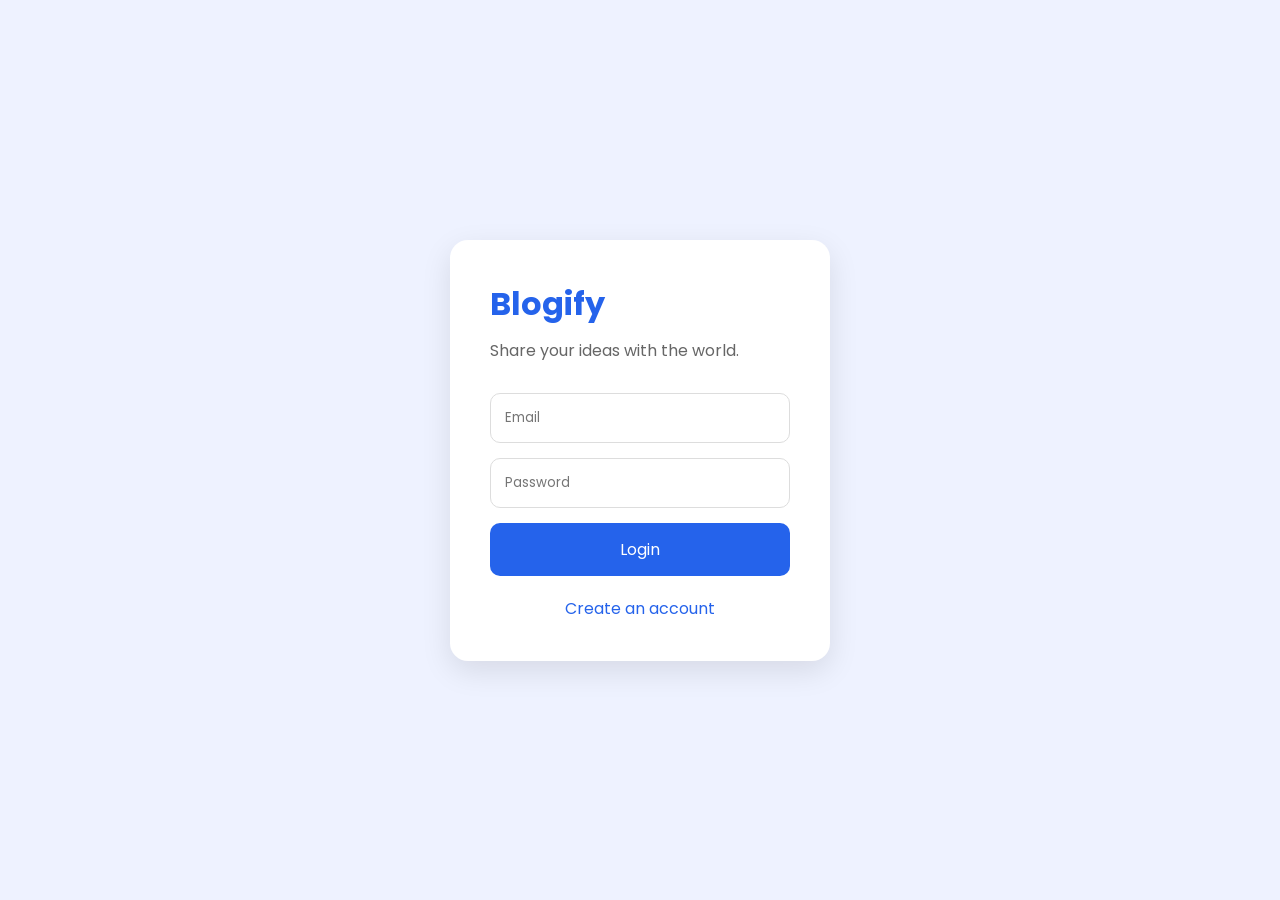
<file: index.html>
<!DOCTYPE html>
<html lang="en">
<head>
<meta charset="UTF-8">
<meta name="viewport" content="width=device-width, initial-scale=1.0">
<title>Blogify - Login</title>

<link href="https://fonts.googleapis.com/css2?family=Poppins:wght@300;400;500;600;700&display=swap" rel="stylesheet">

<link rel="stylesheet" href="style.css">

</head>

<body>

<div class="login-box">

<h1>Blogify</h1>

<p>Share your ideas with the world.</p>

<input type="email" id="email" placeholder="Email">

<input type="password" id="password" placeholder="Password">

<button onclick="login()">Login</button>

<a href="register.html">Create an account</a>

</div>

<script src="login.js"></script>

</body>
</html>
</file>
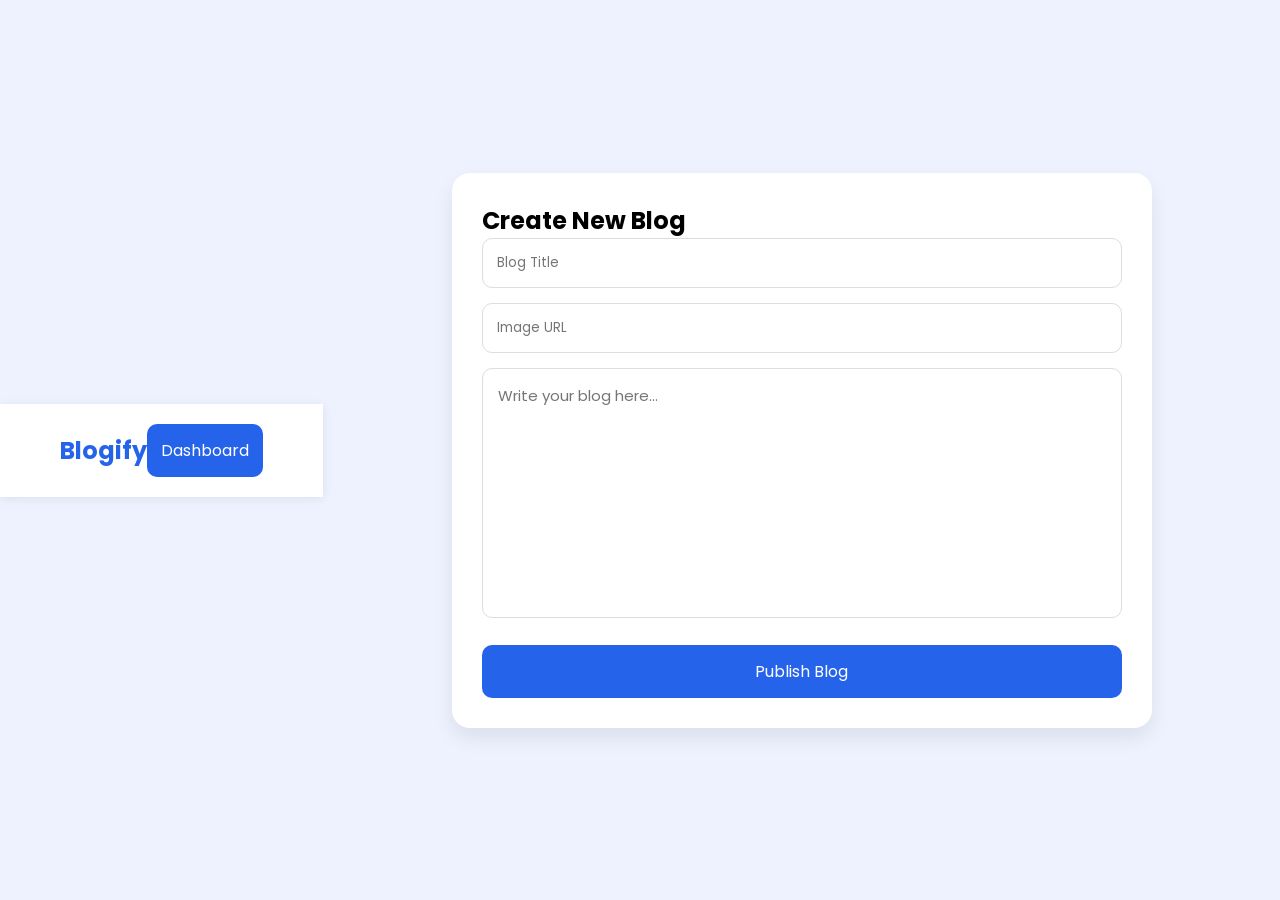
<file: create.html>
<!DOCTYPE html>
<html lang="en">

<head>

<meta charset="UTF-8">
<meta name="viewport" content="width=device-width, initial-scale=1.0">

<title>Create Blog</title>

<link href="https://fonts.googleapis.com/css2?family=Poppins:wght@300;400;500;600;700&display=swap" rel="stylesheet">

<link rel="stylesheet" href="style.css">

</head>

<body>

<nav>

<h2>Blogify</h2>

<button onclick="window.location='dashboard.html'">
Dashboard
</button>

</nav>

<div class="create-box">

<h2>Create New Blog</h2>

<input
type="text"
id="title"
placeholder="Blog Title">

<input
type="text"
id="image"
placeholder="Image URL">

<textarea
id="content"
placeholder="Write your blog here..."></textarea>

<button onclick="publishBlog()">
Publish Blog
</button>

</div>

<script src="create.js"></script>

</body>

</html>
</file>
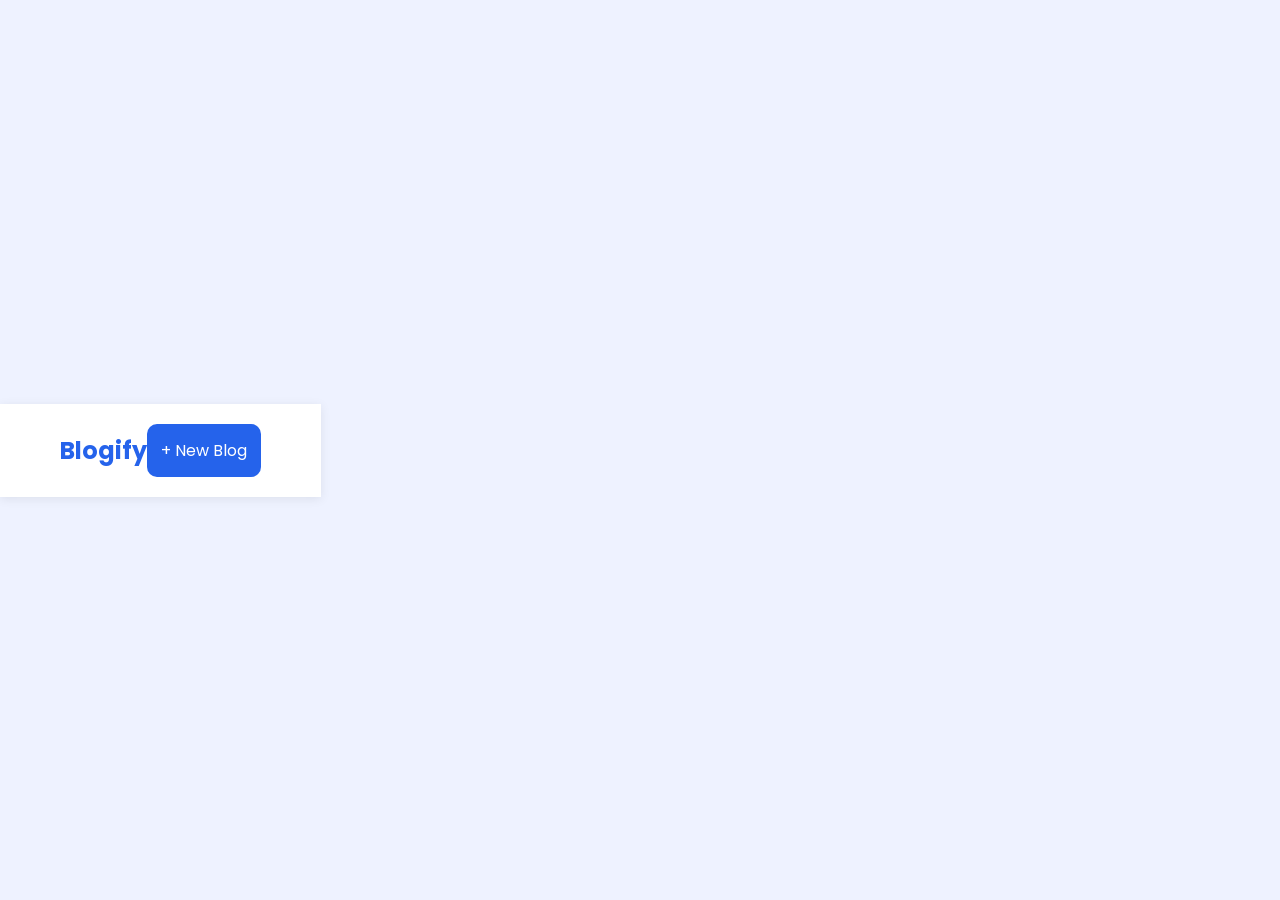
<file: dashboard.html>
<!DOCTYPE html>
<html lang="en">
<head>

<meta charset="UTF-8">
<meta name="viewport" content="width=device-width, initial-scale=1.0">

<title>Blogify</title>

<link href="https://fonts.googleapis.com/css2?family=Poppins:wght@300;400;500;600;700&display=swap" rel="stylesheet">

<link rel="stylesheet" href="style.css">

</head>

<body>

<nav>

<h2>Blogify</h2>

<button onclick="window.location='create.html'">
+ New Blog
</button>

</nav>

<div id="blogs" class="blog-container">

</div>

<script src="dashboard.js"></script>

</body>
</html>
</file>
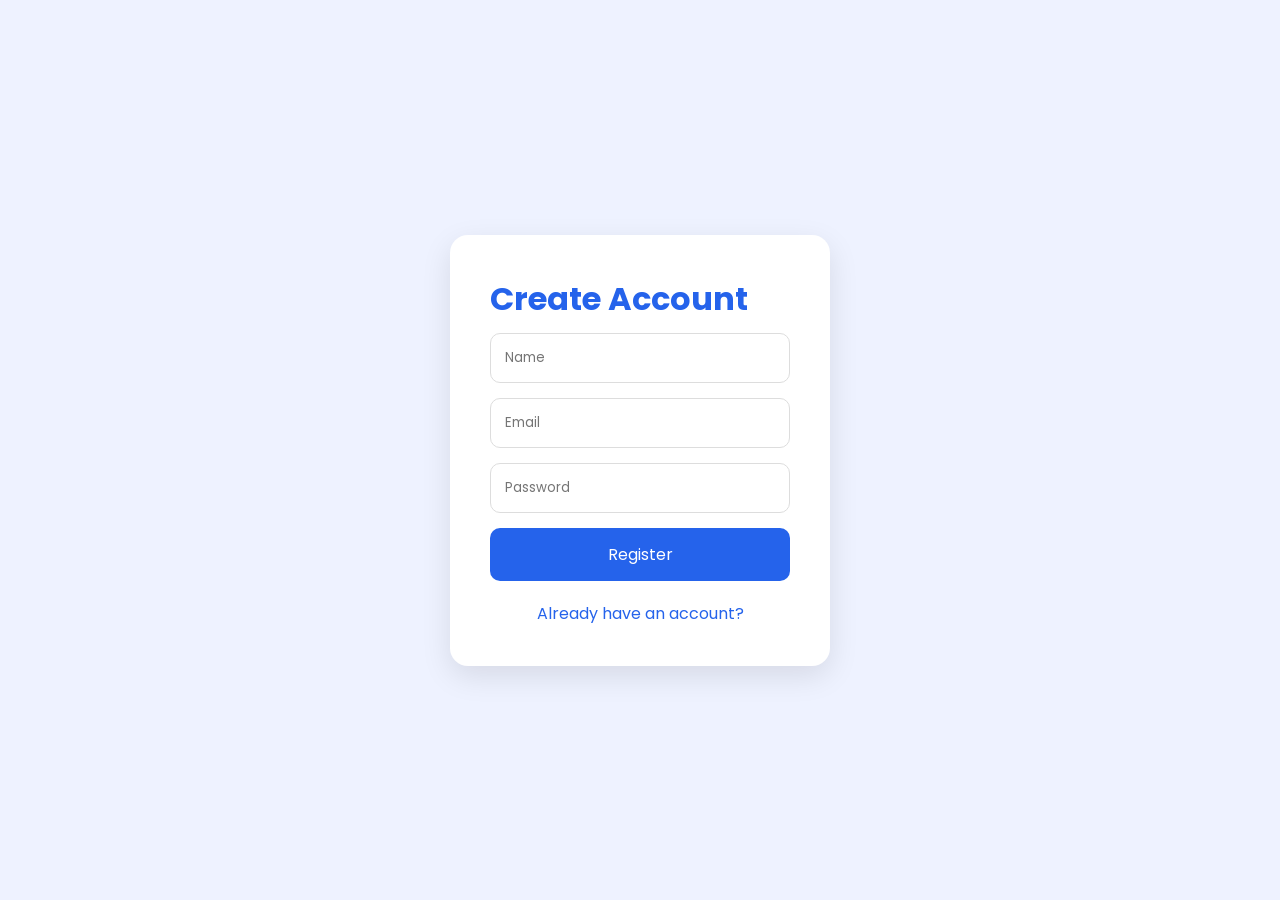
<file: register.html>
<!DOCTYPE html>
<html lang="en">
<head>

<meta charset="UTF-8">

<meta name="viewport" content="width=device-width, initial-scale=1.0">

<title>Register</title>

<link href="https://fonts.googleapis.com/css2?family=Poppins:wght@300;400;500;600;700&display=swap" rel="stylesheet">

<link rel="stylesheet" href="style.css">

</head>

<body>

<div class="login-box">

<h1>Create Account</h1>

<input type="text" id="name" placeholder="Name">

<input type="email" id="email" placeholder="Email">

<input type="password" id="password" placeholder="Password">

<button onclick="register()">Register</button>

<a href="index.html">Already have an account?</a>

</div>

<script src="register.js"></script>

</body>
</html>
</file>
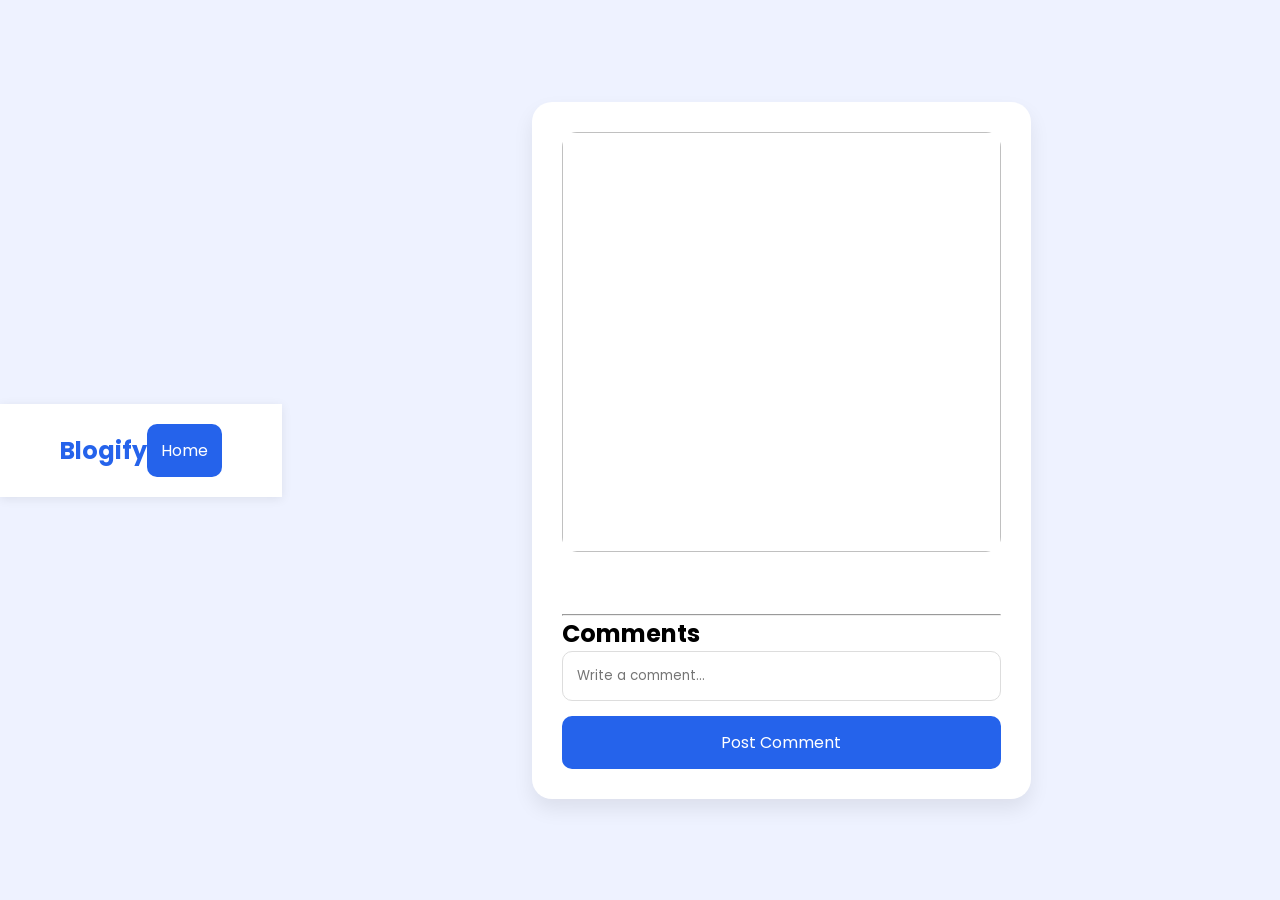
<file: view.html>
<!DOCTYPE html>
<html lang="en">

<head>

<meta charset="UTF-8">
<meta name="viewport" content="width=device-width, initial-scale=1.0">

<title>Blog</title>

<link href="https://fonts.googleapis.com/css2?family=Poppins:wght@300;400;500;600;700&display=swap" rel="stylesheet">

<link rel="stylesheet" href="style.css">

</head>

<body>

<nav>

<h2>Blogify</h2>

<button onclick="window.location='dashboard.html'">
Home
</button>

</nav>

<div class="blog-page">

<img id="cover">

<h1 id="title"></h1>

<p id="content"></p>

<hr>

<h2>Comments</h2>

<div id="comments"></div>

<input
type="text"
id="comment"
placeholder="Write a comment...">

<button onclick="addComment()">
Post Comment
</button>

</div>

<script src="view.js"></script>

</body>

</html>
</file>
<file: style.css>
*{
    margin:0;
    padding:0;
    box-sizing:border-box;
    font-family:'Poppins',sans-serif;
}

body{

    background:#f5f7fb;

    display:flex;

    justify-content:center;

    align-items:center;

    height:100vh;

}

.login-box{

    width:380px;

    background:white;

    padding:40px;

    border-radius:18px;

    box-shadow:0 10px 30px rgba(0,0,0,.1);

}

h1{

    color:#2563eb;

    margin-bottom:10px;

}

p{

    color:#666;

    margin-bottom:30px;

}

input{

    width:100%;

    padding:14px;

    margin-bottom:15px;

    border:1px solid #ddd;

    border-radius:10px;

    outline:none;

}

input:focus{

    border-color:#2563eb;

}

button{

    width:100%;

    padding:14px;

    border:none;

    border-radius:10px;

    background:#2563eb;

    color:white;

    cursor:pointer;

    font-size:16px;

}

button:hover{

    background:#1d4ed8;

}

a{

    display:block;

    margin-top:20px;

    text-align:center;

    text-decoration:none;

    color:#2563eb;

}

nav{

display:flex;
justify-content:space-between;
align-items:center;

padding:20px 60px;

background:white;

box-shadow:0 2px 10px rgba(0,0,0,.08);

}

nav h2{

color:#2563eb;

}

.blog-container{

max-width:1100px;

margin:40px auto;

display:grid;

grid-template-columns:repeat(auto-fit,minmax(320px,1fr));

gap:25px;

padding:20px;

}

.blog-card{

background:white;

border-radius:18px;

overflow:hidden;

box-shadow:0 10px 20px rgba(0,0,0,.08);

transition:.3s;

}

.blog-card:hover{

transform:translateY(-8px);

}

.blog-card img{

width:100%;

height:220px;

object-fit:cover;

}

.blog-content{

padding:20px;

}

.blog-content h3{

margin-bottom:10px;

}

.blog-content p{

color:#555;

margin-bottom:15px;

}

.read-btn{

display:inline-block;

background:#2563eb;

color:white;

padding:10px 18px;

border-radius:8px;

text-decoration:none;

}

.create-box{

width:700px;

margin:40px auto;

background:white;

padding:30px;

border-radius:18px;

box-shadow:0 10px 20px rgba(0,0,0,.08);

}

textarea{

width:100%;

height:250px;

padding:15px;

margin-bottom:20px;

resize:none;

border-radius:10px;

border:1px solid #ddd;

outline:none;

font-size:15px;

}

textarea:focus{

border-color:#2563eb;

}

.blog-page{

max-width:900px;

margin:40px auto;

background:white;

padding:30px;

border-radius:20px;

box-shadow:0 10px 20px rgba(0,0,0,.08);

}

.blog-page img{

width:100%;

height:420px;

object-fit:cover;

border-radius:15px;

margin-bottom:25px;

}

.blog-page h1{

margin-bottom:20px;

}

.comment{

background:#f7f7f7;

padding:15px;

margin:15px 0;

border-radius:10px;

}

body{
    background:#eef2ff;
}

button{
    transition:.3s;
}

button:hover{
    transform:scale(1.03);
}

input,textarea{
    transition:.3s;
}

input:focus,
textarea:focus{
    box-shadow:0 0 10px rgba(37,99,235,.3);
}

.blog-card{
    transition:.3s;
}

.blog-card:hover{
    transform:translateY(-10px);
}
</file>
